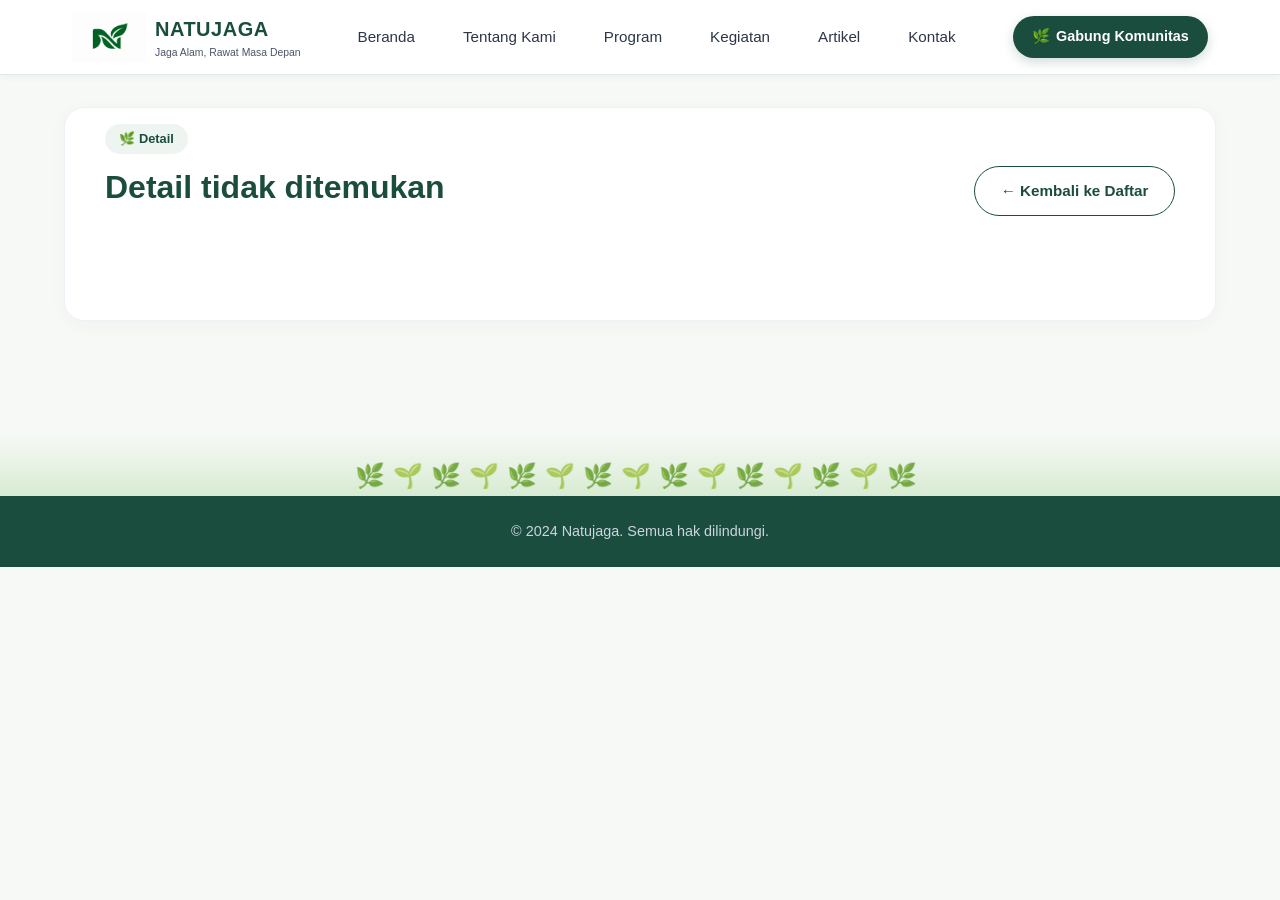
<file: artikel-detail.html>
<!DOCTYPE html>
<html lang="id">
<head>
    <meta charset="UTF-8">
    <meta name="viewport" content="width=device-width, initial-scale=1.0">
    <title>Detail - Natujaga</title>
    <link rel="stylesheet" href="css/style.css">
    <style>
        .image-gallery {
            display: flex;
            flex-direction: column;
            gap: 1rem;
            margin: 2rem 0;
        }
        .image-item {
            display: flex;
            justify-content: center;
            border: 1px solid #e2e8f0;
            border-radius: 8px;
            overflow: hidden;
            box-shadow: 0 2px 8px rgba(0,0,0,0.05);
        }
        .image-item img {
            max-width: 100%;
            height: auto;
            display: block;
        }
    </style>
</head>
<body>
    <header>
        <div class="nav-container">
            <div class="logo">
                <img src="assets/icons/Logo natujaga.png" alt="Natujaga Logo" class="logo-img">
                <div class="logo-text">
                    <span class="logo-title">NATUJAGA</span>
                    <span class="logo-subtitle">Jaga Alam, Rawat Masa Depan</span>
                </div>
            </div>
            <nav>
                <ul>
                    <li><a href="index.html">Beranda</a></li>
                    <li><a href="tentang-kami.html">Tentang Kami</a></li>
                    <li><a href="program.html">Program</a></li>
                    <li><a href="kegiatan.html">Kegiatan</a></li>
                    <li><a href="artikel.html">Artikel</a></li>
                    <li><a href="kontak.html">Kontak</a></li>
                </ul>
            </nav>
            <a href="kontak.html" class="btn-community">
                <span class="icon">🌿</span> Gabung Komunitas
            </a>
        </div>
    </header>

    <main>
        <section class="section-preview" style="padding-top: 1rem;">
            <div class="section-header-flex">
                <div>
                    <span class="section-badge">🌿 Detail</span>
                    <h2 id="detail-judul">Detail</h2>
                    <div id="detail-meta" style="margin-top: 0.5rem; color: #64748b; font-size: 0.9rem; flex-wrap: wrap; gap: 1rem;"></div>
                </div>
                <a href="artikel.html" class="btn btn-outline-dark" id="back-to-list">← Kembali ke Daftar</a>
            </div>

            <div class="article-detail-content" style="margin-top: 2rem; line-height: 1.8; color: #4a5568;">
                <div id="detail-isi" style="font-size: 1.1rem;"></div>
                <div class="image-gallery" id="image-gallery">
                    <!-- Images will be inserted here by script -->
                </div>
            </div>
        </section>
    </main>

    <div class="footer-plants-banner">
        <div class="grass-silhouette">🌿🌱🌿🌱🌿🌱🌿🌱🌿🌱🌿🌱🌿🌱🌿</div>
    </div>

    <footer>
        <p>&copy; 2024 Natujaga. Semua hak dilindungi.</p>
    </footer>

    <script src="js/data.js"></script>
    <script>
        const params = new URLSearchParams(window.location.search);
        const id = params.get('id');

        // Cari di articles (objek) atau di kegiatan (array)
        let artikel = articles[id];
        let source = 'artikel';

        if (!artikel) {
            artikel = kegiatan.find(k => k.id === id);
            source = 'kegiatan';
        }

        if (artikel) {
            document.getElementById('detail-judul').textContent = artikel.judul;

            // Tombol kembali menyesuaikan ke Kegiatan atau Artikel
            const backBtn = document.getElementById('back-to-list');
            if (backBtn) {
                backBtn.href = source === 'kegiatan' ? 'kegiatan.html' : 'artikel.html';
            }

            // Tampilkan metadata sesuai sumber
            const metaContainer = document.getElementById('detail-meta');
            if (source === 'artikel') {
                metaContainer.innerHTML = `
                    <span>${artikel.tanggal}</span>
                    <span>Kategori: ${artikel.kategori}</span>
                `;
                document.getElementById('detail-isi').innerHTML = artikel.isi || '';
            } else {
                metaContainer.innerHTML = `
                    <span>${artikel.tanggal}</span>
                    <span>${artikel.kategori}</span>
                `;
                document.getElementById('detail-isi').innerHTML = `
                    <h3>${artikel.judul}</h3>
                    <p>${artikel.deskripsi}</p>
                    <p><em>Dokumentasi kegiatan Natujaga.</em></p>
                `;
            }

            // Tampilkan galeri gambar jika ada
            const gallery = document.getElementById('image-gallery');
            if (artikel.gambar && artikel.gambar.length > 0) {
                gallery.style.display = 'flex';
                artikel.gambar.forEach(gambarPath => {
                    const item = document.createElement('div');
                    item.className = 'image-item';
                    const img = document.createElement('img');
                    img.src = gambarPath;
                    img.alt = artikel.judul;
                    item.appendChild(img);
                    gallery.appendChild(item);
                });
            } else {
                gallery.style.display = 'none';
            }
        } else {
            document.getElementById('detail-judul').textContent = 'Detail tidak ditemukan';
        }
    </script>
</body>
</html>
</file>
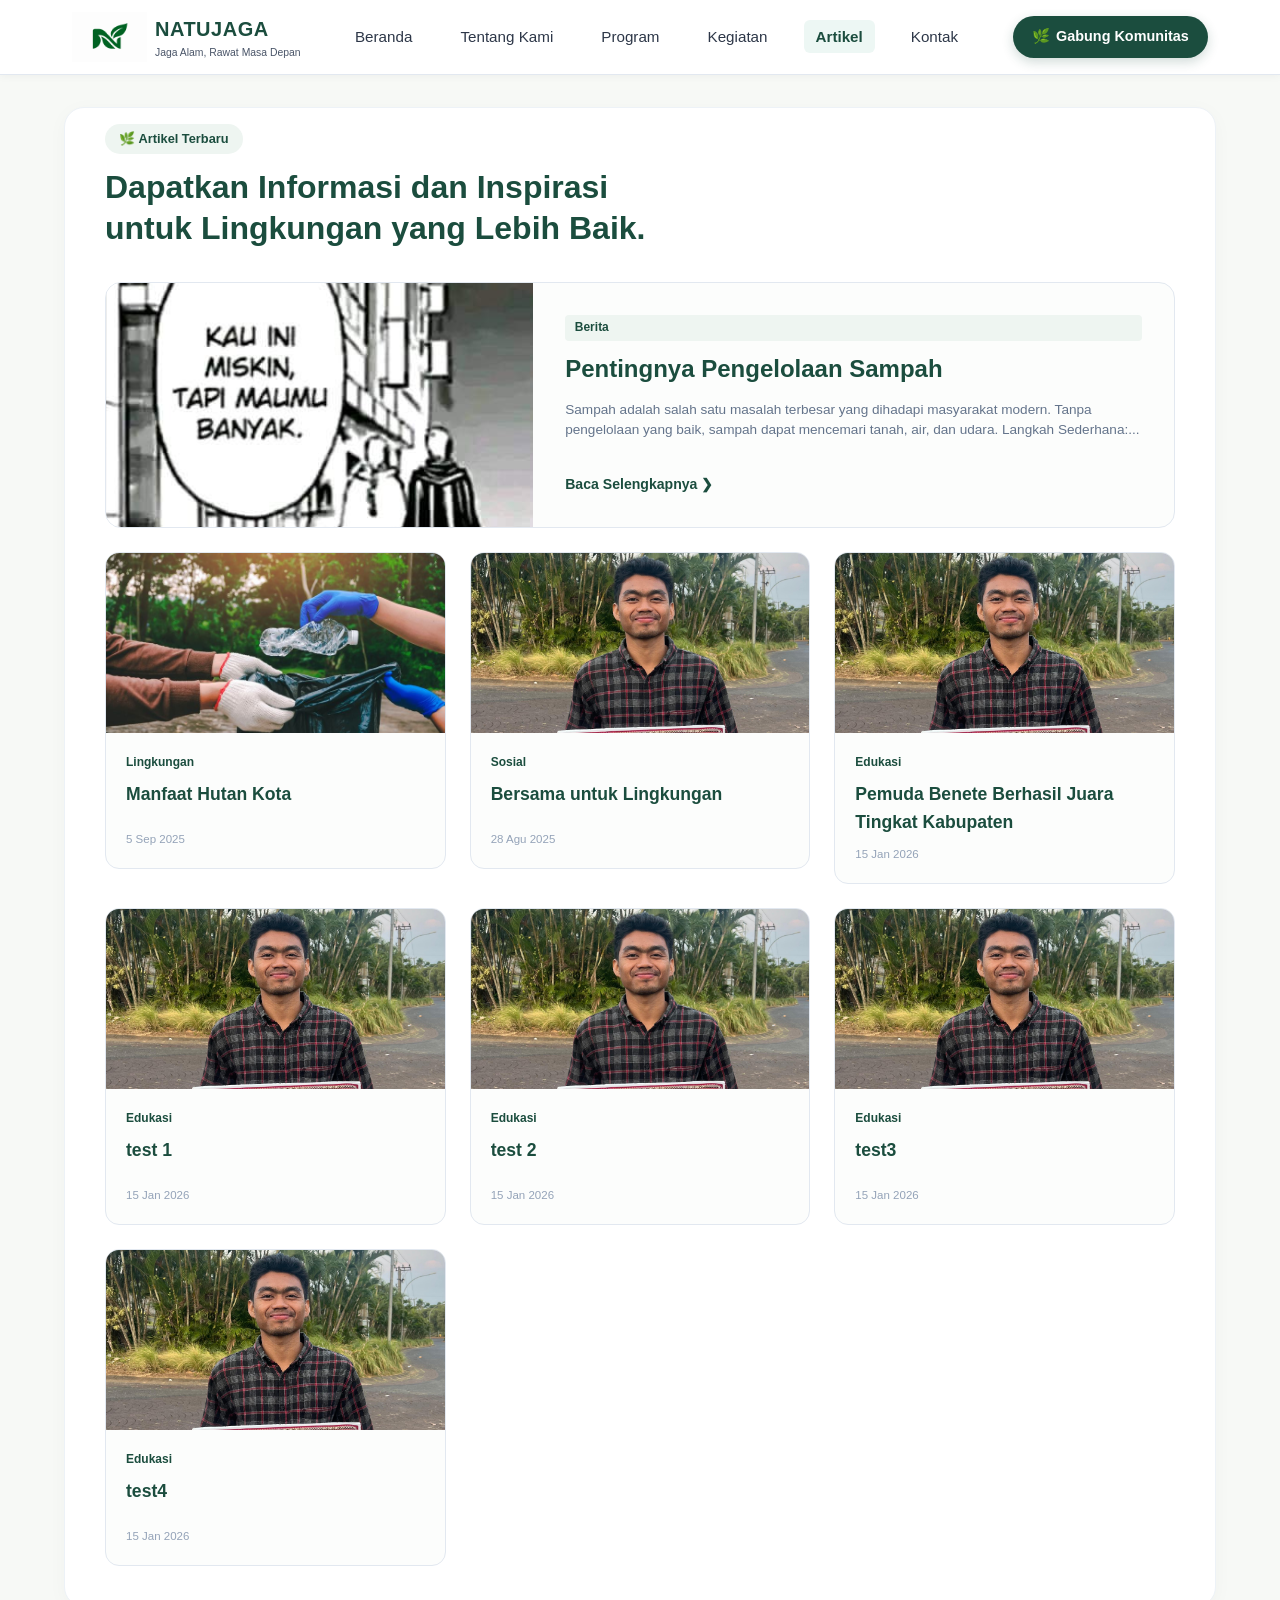
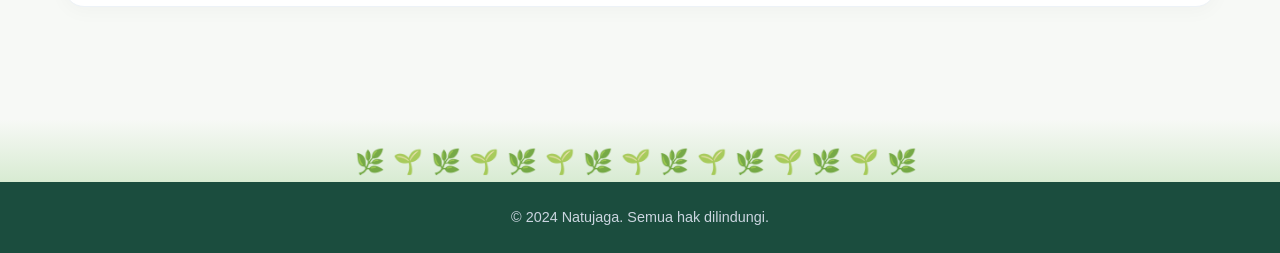
<file: artikel.html>
<!DOCTYPE html>
<html lang="id">
<head>
    <meta charset="UTF-8">
    <meta name="viewport" content="width=device-width, initial-scale=1.0">
    <title>Artikel - Natujaga</title>
    <link rel="stylesheet" href="css/style.css">
</head>
<body>
    <header>
        <div class="nav-container">
            <div class="logo">
                <img src="assets/icons/Logo natujaga.png" alt="Natujaga Logo" class="logo-img">
                <div class="logo-text">
                    <span class="logo-title">NATUJAGA</span>
                    <span class="logo-subtitle">Jaga Alam, Rawat Masa Depan</span>
                </div>
            </div>
            <nav>
                <ul>
                    <li><a href="index.html">Beranda</a></li>
                    <li><a href="tentang-kami.html">Tentang Kami</a></li>
                    <li><a href="program.html">Program</a></li>
                    <li><a href="kegiatan.html">Kegiatan</a></li>
                    <li><a href="artikel.html" class="active">Artikel</a></li>
                    <li><a href="kontak.html">Kontak</a></li>
                </ul>
            </nav>
            <a href="kontak.html" class="btn-community">
                <span class="icon">🌿</span> Gabung Komunitas
            </a>
        </div>
    </header>

    <main>
        <section class="section-preview" style="padding-top: 1rem;">
            <div class="section-header-flex">
                <div>
                    <span class="section-badge">🌿 Artikel Terbaru</span>
                    <h2>Dapatkan Informasi dan Inspirasi<br>untuk Lingkungan yang Lebih Baik.</h2>
                </div>
            </div>

            <div class="article-preview-grid" id="article-grid" style="margin-top: 2rem;">
                <!-- Artikel akan dirender dari data.js -->
            </div>

<!-- Tombol dihapus -->
        </section>
    </main>

    <div class="footer-plants-banner">
        <div class="grass-silhouette">🌿🌱🌿🌱🌿🌱🌿🌱🌿🌱🌿🌱🌿🌱🌿</div>
    </div>

    <footer>
        <p>&copy; 2024 Natujaga. Semua hak dilindungi.</p>
    </footer>

    <script src="js/data.js"></script>
    <script>
        function renderArticleGrid() {
            const container = document.getElementById('article-grid');
            if (!container) return;

            container.innerHTML = '';
            container.style.display = 'grid';
            container.style.gridTemplateColumns = 'repeat(auto-fill, minmax(320px, 1fr))';
            container.style.gap = '1.5rem';

            // Sortir artikel berdasarkan tanggal terbaru
            const articleList = Object.entries(articles).sort((a, b) => {
                return new Date(b[1].tanggal) - new Date(a[1].tanggal);
            });

            if (articleList.length === 0) return;

            articleList.forEach(([id, artikel], index) => {
                const isMain = index === 0;
                const card = document.createElement('div');
                card.className = isMain ? 'article-main-card' : 'kegiatan-card';
                card.style.cursor = 'pointer';
                card.onclick = () => { window.location.href = `artikel-detail.html?id=${id}`; };

                if (isMain) {
                    card.style.gridColumn = '1 / -1';
                    card.style.display = 'flex';
                    card.style.flexDirection = window.innerWidth > 768 ? 'row' : 'column';
                    const snippet = artikel.isi.replace(/<[^>]*>/g, ' ').substring(0, 200).trim() + '...';
                    card.innerHTML = `
                        <div class="article-thumb" style="background-image: url('${artikel.gambar && artikel.gambar.length ? artikel.gambar[0] : ''}'); width: ${window.innerWidth > 768 ? '40%' : '100%'}; height: ${window.innerWidth > 768 ? 'auto' : '250px'}; background-size: cover; background-position: center;"></div>
                        <div class="article-info" style="padding: 2rem; flex: 1;">
                            <span class="badge-tag">${artikel.kategori}</span>
                            <h3 style="font-size: 1.5rem; margin-bottom: 1rem;">${artikel.judul}</h3>
                            <p>${snippet}</p>
                            <span class="link-more" style="margin-top: 1rem; display: block;">Baca Selengkapnya ❯</span>
                        </div>
                    `;
                } else {
                    card.innerHTML = `
                        <div class="kegiatan-thumb" style="background-image: url('${artikel.gambar && artikel.gambar.length ? artikel.gambar[0] : ''}'); height: 180px; background-size: cover; background-position: center;"></div>
                        <div class="kegiatan-body">
                            <span class="kegiatan-tag">${artikel.kategori}</span>
                            <h3 style="font-size: 1.1rem; margin-bottom: 0.5rem; min-height: 2.6rem; display: -webkit-box; -webkit-line-clamp: 2; -webkit-box-orient: vertical; overflow: hidden;">${artikel.judul}</h3>
                            <span class="date">${artikel.tanggal}</span>
                        </div>
                    `;
                }
                container.appendChild(card);
            });
        }

        document.addEventListener('DOMContentLoaded', renderArticleGrid);
        window.addEventListener('resize', renderArticleGrid);
    </script>
</body>
</html>
</file>
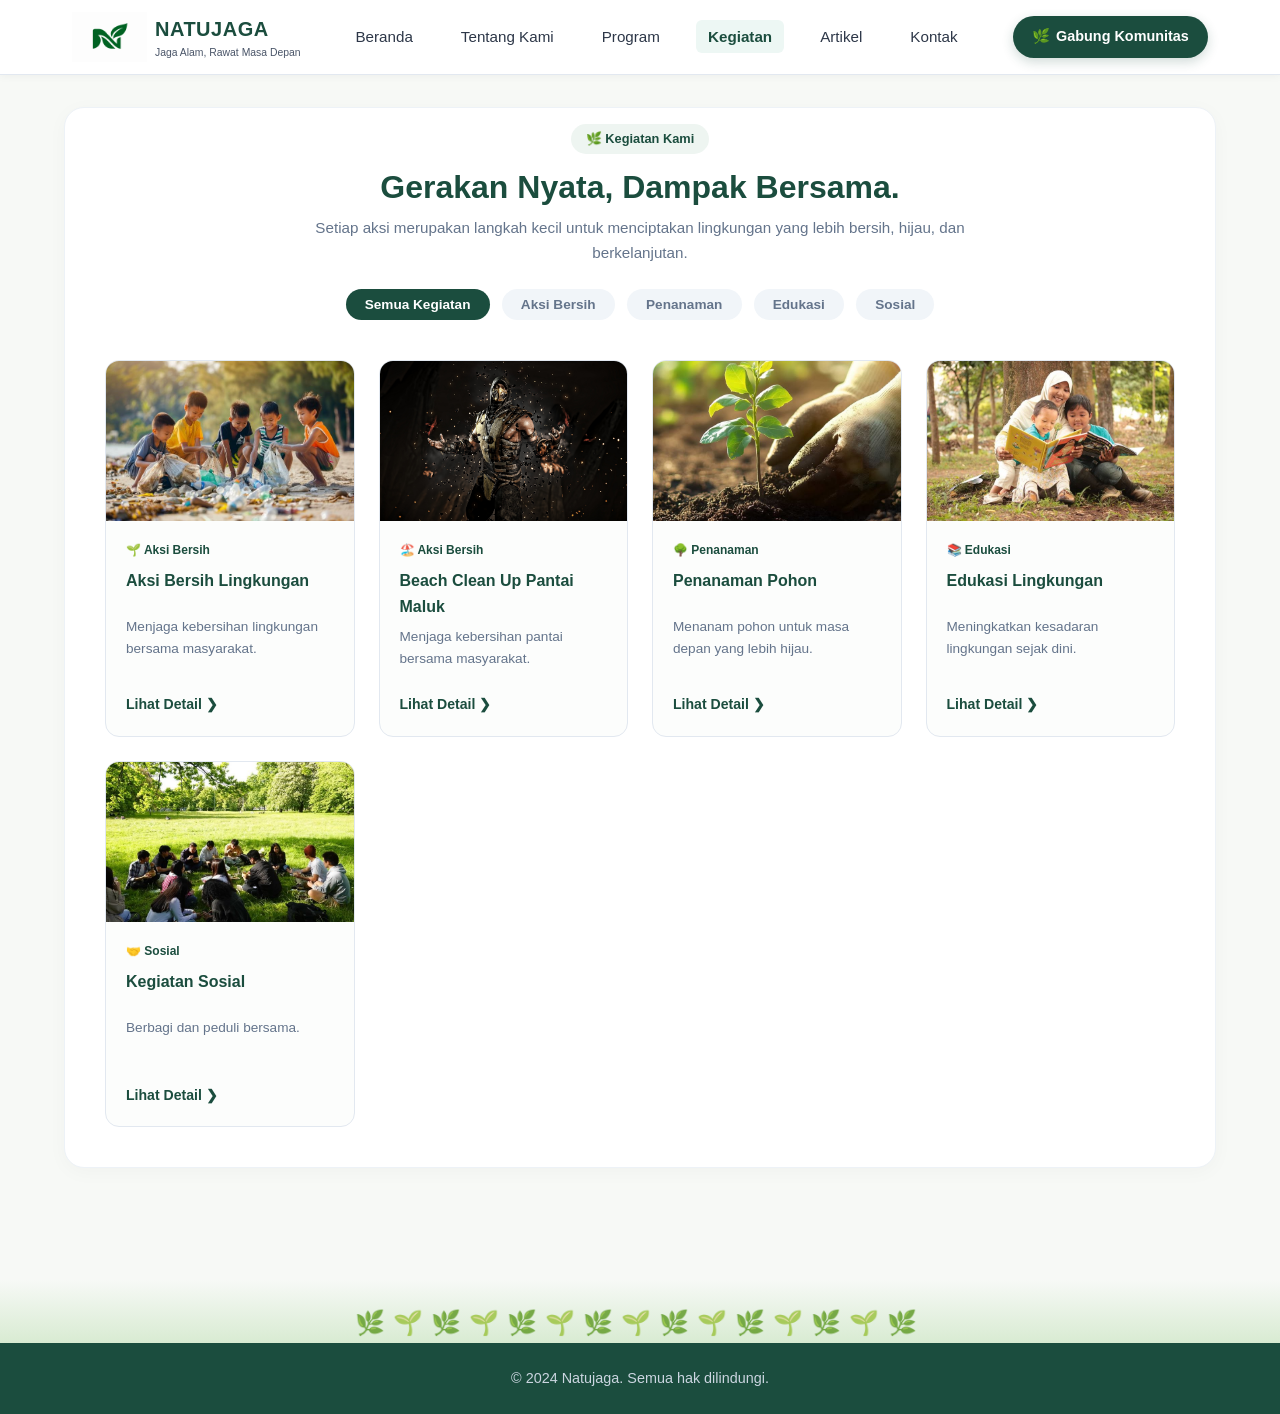
<file: kegiatan.html>
<!DOCTYPE html>
<html lang="id">
<head>
    <meta charset="UTF-8">
    <meta name="viewport" content="width=device-width, initial-scale=1.0">
    <title>Kegiatan - Natujaga</title>
    <link rel="stylesheet" href="css/style.css">
</head>
<body>
    <header>
        <div class="nav-container">
            <div class="logo">
                <img src="assets/icons/Logo natujaga.png" alt="Natujaga Logo" class="logo-img">
                <div class="logo-text">
                    <span class="logo-title">NATUJAGA</span>
                    <span class="logo-subtitle">Jaga Alam, Rawat Masa Depan</span>
                </div>
            </div>
            <nav>
                <ul>
                    <li><a href="index.html">Beranda</a></li>
                    <li><a href="tentang-kami.html">Tentang Kami</a></li>
                    <li><a href="program.html">Program</a></li>
                    <li><a href="kegiatan.html" class="active">Kegiatan</a></li>
                    <li><a href="artikel.html">Artikel</a></li>
                    <li><a href="kontak.html">Kontak</a></li>
                </ul>
            </nav>
            <a href="kontak.html" class="btn-community">
                <span class="icon">🌿</span> Gabung Komunitas
            </a>
        </div>
    </header>

    <main>
        <section class="section-preview" style="padding-top: 1rem;">
            <div class="section-header-centered">
                <span class="section-badge">🌿 Kegiatan Kami</span>
                <h2>Gerakan Nyata, Dampak Bersama.</h2>
                <p class="section-subtitle">Setiap aksi merupakan langkah kecil untuk menciptakan lingkungan yang lebih bersih, hijau, dan berkelanjutan.</p>
                <div class="filter-tabs">
                    <button class="tab-btn active" data-filter="semua">Semua Kegiatan</button>
                    <button class="tab-btn" data-filter="Aksi Bersih">Aksi Bersih</button>
                    <button class="tab-btn" data-filter="Penanaman">Penanaman</button>
                    <button class="tab-btn" data-filter="Edukasi">Edukasi</button>
                    <button class="tab-btn" data-filter="Sosial">Sosial</button>
                </div>
            </div>

            <div class="kegiatan-grid" id="kegiatan-grid">
                <!-- Kegiatan akan dirender dari data.js -->
            </div>

<!-- Tombol dihapus -->
        </section>
    </main>

    <div class="footer-plants-banner">
        <div class="grass-silhouette">🌿🌱🌿🌱🌿🌱🌿🌱🌿🌱🌿🌱🌿🌱🌿</div>
    </div>

    <footer>
        <p>&copy; 2024 Natujaga. Semua hak dilindungi.</p>
    </footer>

    <script src="js/data.js"></script>
    <script src="js/script.js"></script>
</body>
</html>
</file>
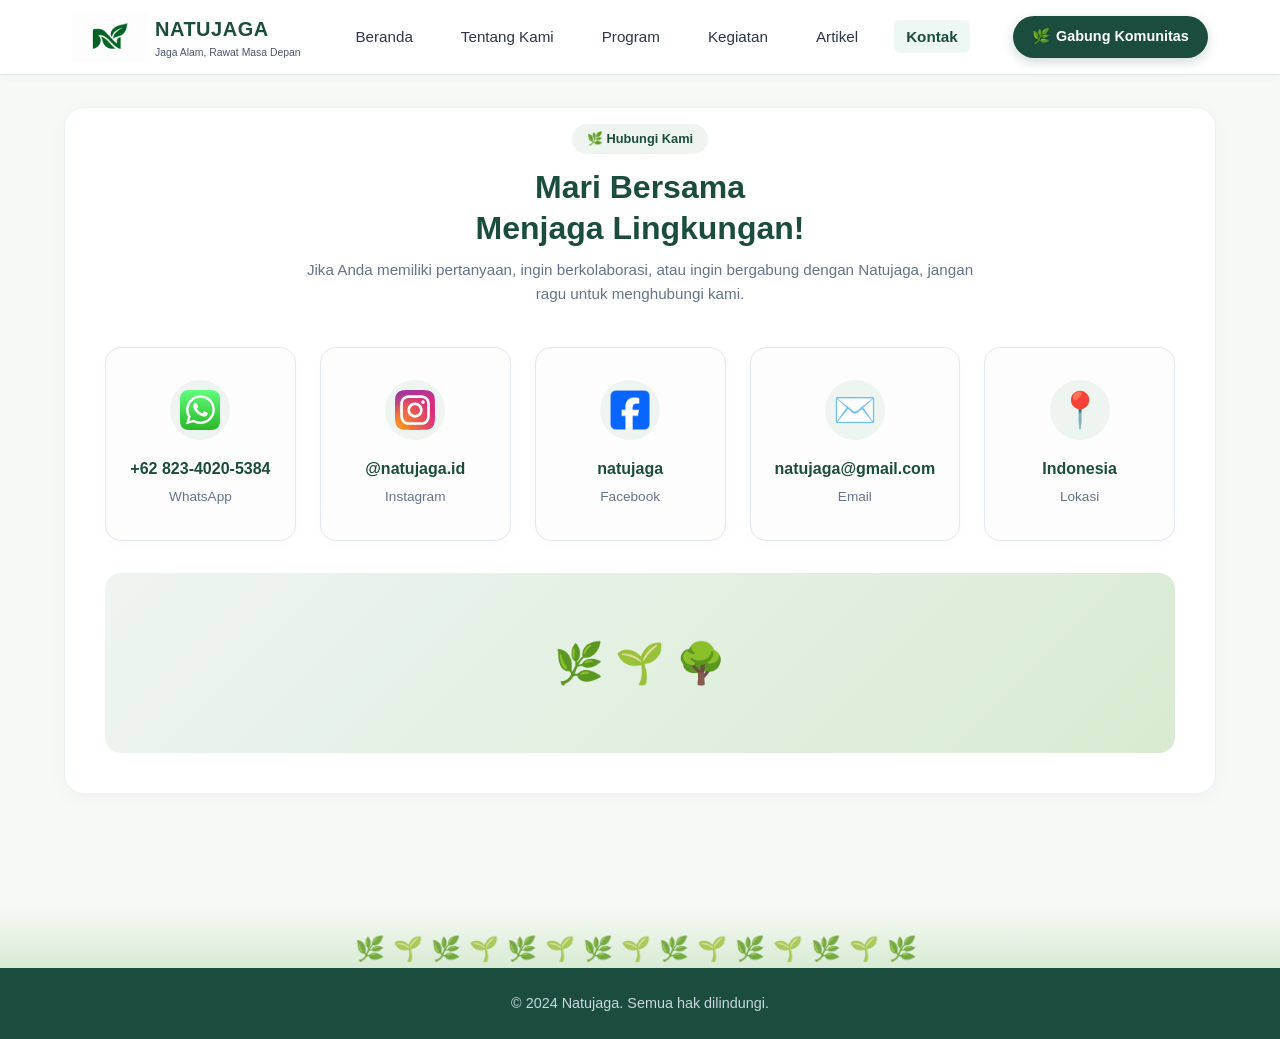
<file: kontak.html>
<!DOCTYPE html>
<html lang="id">
<head>
    <meta charset="UTF-8">
    <meta name="viewport" content="width=device-width, initial-scale=1.0">
    <title>Kontak - Natujaga</title>
    <link rel="stylesheet" href="css/style.css">
</head>
<body>
    <header>
        <div class="nav-container">
            <div class="logo">
                <img src="assets/icons/Logo natujaga.png" alt="Natujaga Logo" class="logo-img">
                <div class="logo-text">
                    <span class="logo-title">NATUJAGA</span>
                    <span class="logo-subtitle">Jaga Alam, Rawat Masa Depan</span>
                </div>
            </div>
            <nav>
                <ul>
                    <li><a href="index.html">Beranda</a></li>
                    <li><a href="tentang-kami.html">Tentang Kami</a></li>
                    <li><a href="program.html">Program</a></li>
                    <li><a href="kegiatan.html">Kegiatan</a></li>
                    <li><a href="artikel.html">Artikel</a></li>
                    <li><a href="kontak.html" class="active">Kontak</a></li>
                </ul>
            </nav>
            <a href="kontak.html" class="btn-community">
                <span class="icon">🌿</span> Gabung Komunitas
            </a>
        </div>
    </header>

    <main>
        <!-- Kontak Hero & Info -->
        <section class="section-preview" style="padding-top: 1rem;">
            <div class="section-header-centered">
                <span class="section-badge">🌿 Hubungi Kami</span>
                <h2>Mari Bersama<br>Menjaga Lingkungan!</h2>
                <p class="section-subtitle">Jika Anda memiliki pertanyaan, ingin berkolaborasi, atau ingin bergabung dengan Natujaga, jangan ragu untuk menghubungi kami.</p>
            </div>

            <div class="contact-cards-grid">
                <a href="https://wa.me/6282340205384" class="contact-card-item" target="_blank" rel="noopener">
                    <div class="contact-card-icon">
                        <img src="assets/icons/whatsapp.png" alt="WhatsApp" width="40" height="40">
                    </div>
                    <h3>+62 823-4020-5384</h3>
                    <p>WhatsApp</p>
                </a>
                <a href="https://instagram.com/natujaga.id" class="contact-card-item" target="_blank" rel="noopener">
                    <div class="contact-card-icon">
                        <img src="assets/icons/instagram.svg" alt="Instagram" width="40" height="40">
                    </div>
                    <h3>@natujaga.id</h3>
                    <p>Instagram</p>
                </a>
                <a href="https://facebook.com/natujaga" class="contact-card-item" target="_blank" rel="noopener">
                    <div class="contact-card-icon">
                        <img src="assets/icons/facebook.png" alt="Facebook" width="40" height="40">
                    </div>
                    <h3>natujaga</h3>
                    <p>Facebook</p>
                </a>
                <a href="mailto:natujaga@gmail.com" class="contact-card-item">
                    <div class="contact-card-icon">✉️</div>
                    <h3>natujaga@gmail.com</h3>
                    <p>Email</p>
                </a>
                <a href="https://share.google/lWqXl4GMQxIFlNojK" class="contact-card-item" target="_blank" rel="noopener">
                    <div class="contact-card-icon">📍</div>
                    <h3>Indonesia</h3>
                    <p>Lokasi</p>
                </a>
            </div>

            <!-- Visual banner with plant / illustration like reference image bottom right -->
            <div class="contact-banner-visual">
                <div class="plant-sprout-illustration">🌿 🌱 🌳</div>
            </div>
        </section>
    </main>

    <div class="footer-plants-banner">
        <div class="grass-silhouette">🌿🌱🌿🌱🌿🌱🌿🌱🌿🌱🌿🌱🌿🌱🌿</div>
    </div>

    <footer>
        <p>&copy; 2024 Natujaga. Semua hak dilindungi.</p>
    </footer>

    <script src="js/script.js"></script>
</body>
</html>
</file>
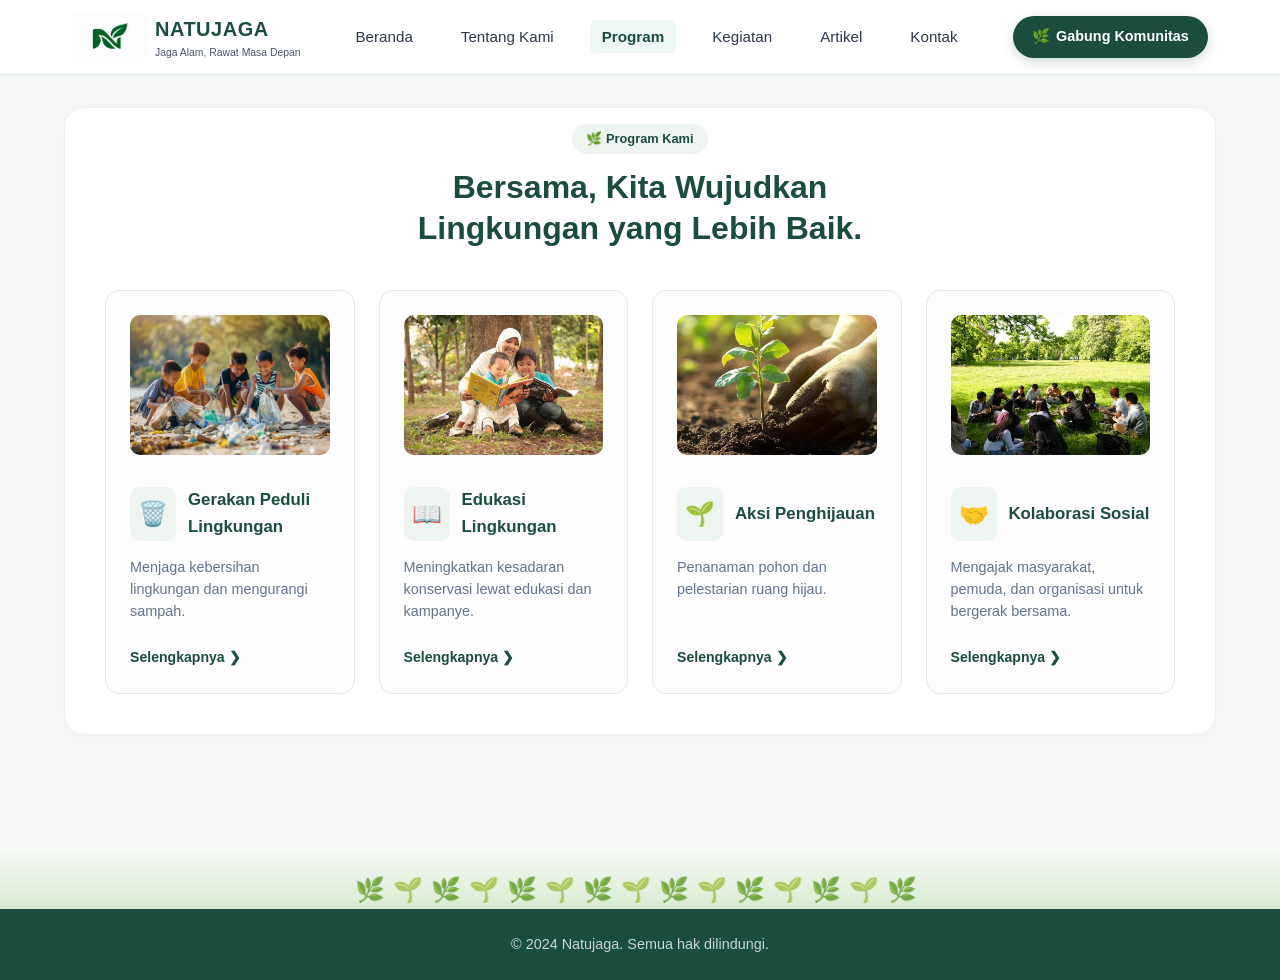
<file: program.html>
<!DOCTYPE html>
<html lang="id">
<head>
    <meta charset="UTF-8">
    <meta name="viewport" content="width=device-width, initial-scale=1.0">
    <title>Program - Natujaga</title>
    <link rel="stylesheet" href="css/style.css">
</head>
<body>
    <header>
        <div class="nav-container">
            <div class="logo">
                <img src="assets/icons/Logo natujaga.png" alt="Natujaga Logo" class="logo-img">
                <div class="logo-text">
                    <span class="logo-title">NATUJAGA</span>
                    <span class="logo-subtitle">Jaga Alam, Rawat Masa Depan</span>
                </div>
            </div>
            <nav>
                <ul>
                    <li><a href="index.html">Beranda</a></li>
                    <li><a href="tentang-kami.html">Tentang Kami</a></li>
                    <li><a href="program.html" class="active">Program</a></li>
                    <li><a href="kegiatan.html">Kegiatan</a></li>
                    <li><a href="artikel.html">Artikel</a></li>
                    <li><a href="kontak.html">Kontak</a></li>
                </ul>
            </nav>
            <a href="kontak.html" class="btn-community">
                <span class="icon">🌿</span> Gabung Komunitas
            </a>
        </div>
    </header>

    <main>
        <!-- Program Header -->
        <section class="section-preview" style="padding-top: 1rem;">
            <div class="section-header-centered">
                <span class="section-badge">🌿 Program Kami</span>
                <h2>Bersama, Kita Wujudkan<br>Lingkungan yang Lebih Baik.</h2>
            </div>
            <div class="program-grid-preview" style="margin-top: 2rem;">
                <div class="card">
                    <div class="card-image-placeholder" style="background-image: url('assets/images/kegiatan/aksibersih/gerakanpedulilingkungan.jpg'); background-size: cover; background-position: center;"></div>
                    <div class="card-icon-title" style="margin-top: 1rem;">
                        <span class="card-icon">🗑️</span>
                        <h3>Gerakan Peduli Lingkungan</h3>
                    </div>
                    <p>Menjaga kebersihan lingkungan dan mengurangi sampah.</p>
                    <a href="kontak.html" class="link-more">Selengkapnya ❯</a>
                </div>
                <div class="card">
                    <div class="card-image-placeholder" style="background-image: url('assets/images/kegiatan/edukasi/baca.png'); background-size: cover; background-position: center;"></div>
                    <div class="card-icon-title" style="margin-top: 1rem;">
                        <span class="card-icon">📖</span>
                        <h3>Edukasi Lingkungan</h3>
                    </div>
                    <p>Meningkatkan kesadaran konservasi lewat edukasi dan kampanye.</p>
                    <a href="kontak.html" class="link-more">Selengkapnya ❯</a>
                </div>
                <div class="card">
                    <div class="card-image-placeholder" style="background-image: url('assets/images/kegiatan/penanaman/penghijauan.jpg'); background-size: cover; background-position: center;"></div>
                    <div class="card-icon-title" style="margin-top: 1rem;">
                        <span class="card-icon">🌱</span>
                        <h3>Aksi Penghijauan</h3>
                    </div>
                    <p>Penanaman pohon dan pelestarian ruang hijau.</p>
                    <a href="kontak.html" class="link-more">Selengkapnya ❯</a>
                </div>
                <div class="card">
                    <div class="card-image-placeholder" style="background-image: url('assets/images/kegiatan/sosial/kolaborasisosial.jpg'); background-size: cover; background-position: center;"></div>
                    <div class="card-icon-title" style="margin-top: 1rem;">
                        <span class="card-icon">🤝</span>
                        <h3>Kolaborasi Sosial</h3>
                    </div>
                    <p>Mengajak masyarakat, pemuda, dan organisasi untuk bergerak bersama.</p>
                    <a href="kontak.html" class="link-more">Selengkapnya ❯</a>
                </div>
            </div>
        </section>
    </main>

    <div class="footer-plants-banner">
        <div class="grass-silhouette">🌿🌱🌿🌱🌿🌱🌿🌱🌿🌱🌿🌱🌿🌱🌿</div>
    </div>

    <footer>
        <p>&copy; 2024 Natujaga. Semua hak dilindungi.</p>
    </footer>

    <script src="js/script.js"></script>
</body>
</html>
</file>
<file: css/style.css>
/* ===== Reset & Base ===== */
* {
    margin: 0;
    padding: 0;
    box-sizing: border-box;
}

body {
    font-family: 'Segoe UI', Tahoma, Geneva, Verdana, sans-serif;
    color: #2d3748;
    background-color: #f7f9f6;
    min-height: 100vh;
    line-height: 1.6;
}

/* ===== Header & Navbar ===== */
header {
    background: #ffffff;
    border-bottom: 1px solid #e2e8f0;
    position: sticky;
    top: 0;
    z-index: 1000;
    box-shadow: 0 2px 8px rgba(0,0,0,0.04);
}

.nav-container {
    max-width: 1200px;
    margin: 0 auto;
    padding: 0.75rem 2rem;
    display: flex;
    align-items: center;
    justify-content: space-between;
}

.logo {
    display: flex;
    align-items: center;
    gap: 0.5rem;
}

.logo-icon {
    font-size: 1.8rem;
}

.logo-text {
    display: flex;
    flex-direction: column;
}

.logo-img {
    height: 50px;
    width: auto;
}

.logo-title {
    font-weight: 800;
    font-size: 1.25rem;
    color: #1b4d3e;
    letter-spacing: 0.5px;
}

.logo-subtitle {
    font-size: 0.65rem;
    color: #4a5568;
    font-weight: 500;
}

nav ul {
    list-style: none;
    display: flex;
    gap: 1.5rem;
    align-items: center;
}

nav a {
    color: #2d3748;
    text-decoration: none;
    font-weight: 500;
    font-size: 0.95rem;
    padding: 0.5rem 0.75rem;
    border-radius: 6px;
    transition: all 0.2s ease;
}

nav a:hover, nav a.active {
    color: #1b4d3e;
    background-color: #edf7f4;
    font-weight: 600;
}

.btn-community {
    background-color: #1b4d3e;
    color: #ffffff;
    padding: 0.6rem 1.2rem;
    border-radius: 50px;
    text-decoration: none;
    font-weight: 600;
    font-size: 0.9rem;
    display: flex;
    align-items: center;
    gap: 0.4rem;
    box-shadow: 0 4px 12px rgba(27, 77, 62, 0.2);
    transition: background 0.2s ease, transform 0.2s ease;
}

.btn-community:hover {
    background-color: #14382d;
    transform: translateY(-1px);
}

/* ===== Main Layout & Hero Section ===== */
main {
    max-width: 1200px;
    margin: 0 auto;
    padding: 2rem 1.5rem;
}

.hero-section {
    background: #eef5f1;
    border-radius: 24px;
    padding: 3rem 4rem;
    display: grid;
    grid-template-columns: 1.2fr 1fr;
    gap: 3rem;
    align-items: center;
    position: relative;
    overflow: hidden;
    margin-bottom: 3rem;
    box-shadow: 0 10px 30px rgba(0,0,0,0.03);
}

.hero-content {
    z-index: 2;
}

.badge {
    display: inline-flex;
    align-items: center;
    gap: 0.4rem;
    background: #d8ebd2;
    color: #1b4d3e;
    padding: 0.4rem 1rem;
    border-radius: 50px;
    font-size: 0.85rem;
    font-weight: 600;
    margin-bottom: 1.2rem;
}

.hero-section h1 {
    font-size: 2.5rem;
    color: #1b4d3e;
    line-height: 1.25;
    margin-bottom: 1.2rem;
    font-weight: 800;
}

.hero-section p {
    color: #4a5568;
    font-size: 1.05rem;
    margin-bottom: 2rem;
    line-height: 1.7;
}

.hero-buttons {
    display: flex;
    gap: 1rem;
}

.btn {
    padding: 0.75rem 1.6rem;
    border-radius: 50px;
    text-decoration: none;
    font-weight: 600;
    font-size: 0.95rem;
    display: inline-flex;
    align-items: center;
    gap: 0.5rem;
    transition: all 0.2s ease;
}

.btn-primary {
    background-color: #1b4d3e;
    color: #ffffff;
    box-shadow: 0 4px 12px rgba(27, 77, 62, 0.25);
}

.btn-primary:hover {
    background-color: #14382d;
    transform: translateY(-2px);
}

.btn-outline {
    background-color: #ffffff;
    color: #1b4d3e;
    border: 1px solid #cbd5e0;
}

.btn-outline:hover {
    background-color: #f7fafc;
    border-color: #1b4d3e;
}

.btn-outline-dark {
    background-color: #ffffff;
    color: #1b4d3e;
    border: 1.5px solid #1b4d3e;
}

.btn-outline-dark:hover {
    background-color: #1b4d3e;
    color: #ffffff;
}

.hero-image-container {
    position: relative;
    height: 320px;
    background: linear-gradient(135deg, rgba(27,77,62,0.1), rgba(46,125,50,0.2)), url('../images/hero-bg.jpg') center/cover;
    border-radius: 16px;
    overflow: hidden;
    box-shadow: 0 8px 24px rgba(0,0,0,0.08);
}

.hero-image-container.planting-img {
    background: linear-gradient(135deg, rgba(27,77,62,0.15), rgba(46,125,50,0.25));
    display: flex;
    align-items: center;
    justify-content: center;
    padding: 0;
}

/* ===== Slideshow Foto ===== */
.hero-image-card {
    width: 100%;
    height: 100%;
    display: block;
    position: relative;
}

.slideshow-container {
    position: relative;
    width: 100%;
    height: 100%;
    overflow: hidden;
    background: linear-gradient(135deg, rgba(27,77,62,0.15), rgba(46,125,50,0.25));
    border-radius: 16px;
}

.slideshow-container .slide {
    position: absolute;
    top: 0;
    left: 0;
    width: 100%;
    height: 100%;
    object-fit: cover;
    opacity: 0;
    transition: opacity 1.2s ease-in-out;
}

.slideshow-container .slide.active {
    opacity: 1;
}

.slideshow-dots {
    position: absolute;
    bottom: 12px;
    left: 50%;
    transform: translateX(-50%);
    display: flex;
    gap: 8px;
    z-index: 3;
}

.slideshow-dots span {
    width: 8px;
    height: 8px;
    border-radius: 50%;
    background: rgba(255,255,255,0.7);
    transition: background 0.3s ease, transform 0.3s ease;
}

.slideshow-dots span.active {
    background: #ffffff;
    transform: scale(1.2);
}

.slideshow-prev, .slideshow-next {
    position: absolute;
    top: 50%;
    transform: translateY(-50%);
    width: 36px;
    height: 36px;
    border-radius: 50%;
    background: rgba(255,255,255,0.85);
    border: none;
    cursor: pointer;
    font-size: 1.1rem;
    color: #1b4d3e;
    display: flex;
    align-items: center;
    justify-content: center;
    box-shadow: 0 2px 8px rgba(0,0,0,0.12);
    transition: background 0.2s ease;
    z-index: 3;
}

.slideshow-prev:hover, .slideshow-next:hover {
    background: #ffffff;
}

.slideshow-prev {
    left: 12px;
}

.slideshow-next {
    right: 12px;
}

/* ===== Section Previews & Grids ===== */
.section-preview {
    background: #ffffff;
    border-radius: 20px;
    padding: 2.5rem;
    margin-bottom: 3rem;
    box-shadow: 0 4px 20px rgba(0,0,0,0.03);
    border: 1px solid #edf2f7;
}

.section-header-centered {
    text-align: center;
    max-width: 700px;
    margin: 0 auto 2.5rem auto;
}

.section-badge {
    display: inline-block;
    background: #eef5f1;
    color: #1b4d3e;
    padding: 0.3rem 0.9rem;
    border-radius: 50px;
    font-size: 0.8rem;
    font-weight: 600;
    margin-bottom: 0.8rem;
}

.section-header-centered h2 {
    font-size: 2rem;
    color: #1b4d3e;
    font-weight: 700;
    line-height: 1.3;
}

.section-subtitle {
    color: #64748b;
    font-size: 0.95rem;
    margin-top: 0.5rem;
}

.section-header-flex {
    display: flex;
    justify-content: space-between;
    align-items: flex-end;
    margin-bottom: 2rem;
}

.section-header-flex h2 {
    font-size: 2rem;
    color: #1b4d3e;
    font-weight: 700;
    line-height: 1.3;
}

/* Program Cards */
.program-grid-preview {
    display: grid;
    grid-template-columns: repeat(4, 1fr);
    gap: 1.5rem;
}

.card {
    background: #fcfdfc;
    border: 1px solid #e2e8f0;
    border-radius: 14px;
    padding: 1.5rem;
    transition: transform 0.2s ease, box-shadow 0.2s ease;
    display: flex;
    flex-direction: column;
    justify-content: space-between;
}

.card:hover {
    transform: translateY(-4px);
    box-shadow: 0 8px 24px rgba(0,0,0,0.06);
    border-color: #cbd5e0;
}

.card-icon-title {
    display: flex;
    align-items: center;
    gap: 0.75rem;
    margin-bottom: 1rem;
}

.card-icon {
    font-size: 1.5rem;
    background: #eef5f1;
    padding: 0.5rem;
    border-radius: 10px;
}

.card h3 {
    font-size: 1.05rem;
    color: #1b4d3e;
    font-weight: 700;
}

.card p {
    font-size: 0.9rem;
    color: #64748b;
    margin-bottom: 1.5rem;
    line-height: 1.5;
}

.link-more {
    color: #1b4d3e;
    text-decoration: none;
    font-weight: 600;
    font-size: 0.88rem;
    display: inline-flex;
    align-items: center;
    gap: 0.3rem;
    transition: gap 0.2s ease;
    margin-top: auto;
}

.link-more:hover {
    gap: 0.5rem;
}

.card-image-placeholder {
    height: 140px;
    background: #e2e8f0;
    border-radius: 10px;
    margin-bottom: 1rem;
}

/* Visi Misi Nilai */
.vmv-section {
    margin-bottom: 3rem;
}

.vmv-grid {
    display: grid;
    grid-template-columns: repeat(3, 1fr);
    gap: 2rem;
}

.vmv-card {
    background: #ffffff;
    border: 1px solid #e2e8f0;
    border-radius: 16px;
    padding: 2.5rem 2rem;
    text-align: center;
    box-shadow: 0 4px 16px rgba(0,0,0,0.03);
    transition: transform 0.2s ease;
}

.vmv-card:hover {
    transform: translateY(-4px);
    box-shadow: 0 8px 24px rgba(0,0,0,0.06);
}

.vmv-icon {
    font-size: 2.2rem;
    background: #eef5f1;
    width: 64px;
    height: 64px;
    display: flex;
    align-items: center;
    justify-content: center;
    border-radius: 50%;
    margin: 0 auto 1.2rem auto;
}

.vmv-card h3 {
    font-size: 1.25rem;
    color: #1b4d3e;
    margin-bottom: 0.75rem;
    font-weight: 700;
}

.vmv-card p {
    color: #64748b;
    font-size: 0.95rem;
    line-height: 1.6;
}

/* Artikel Preview Grid */
.article-preview-grid {
    display: grid;
    grid-template-columns: 1.2fr 1fr;
    gap: 2rem;
    align-items: start;
    align-content: start;
}

.article-main-card {
    background: #fcfdfc;
    border: 1px solid #e2e8f0;
    border-radius: 16px;
    overflow: hidden;
    display: flex;
    flex-direction: column;
}

.article-thumb {
    height: 200px;
    background: #cbd5e0;
    width: 100%;
    background-size: cover;
    background-position: center;
}

.article-info {
    padding: 1.2rem 1.5rem;
    flex: 1;
    display: flex;
    flex-direction: column;
}

.badge-tag {
    display: inline-block;
    background: #eef5f1;
    color: #1b4d3e;
    font-size: 0.75rem;
    font-weight: 600;
    padding: 0.2rem 0.6rem;
    border-radius: 4px;
    margin-bottom: 0.75rem;
}

.article-info h3 {
    font-size: 1.2rem;
    color: #1b4d3e;
    margin-bottom: 0.5rem;
    font-weight: 700;
    line-height: 1.3;
}

.article-info p {
    font-size: 0.85rem;
    color: #64748b;
    margin-bottom: 1rem;
    line-height: 1.5;
    flex: 1;
    display: -webkit-box;
    -webkit-line-clamp: 3;
    -webkit-box-orient: vertical;
    overflow: hidden;
}

.article-side-list {
    display: grid;
    grid-template-rows: repeat(2, 1fr);
    gap: 1rem;
    height: 100%;
    align-content: start;
}

.side-article-item {
    background: #fcfdfc;
    border: 1px solid #e2e8f0;
    border-radius: 12px;
    padding: 0.85rem;
    display: flex;
    gap: 0.85rem;
    align-items: center;
    transition: transform 0.2s ease;
    height: 100px;
}

.side-article-item:hover {
    transform: translateX(4px);
    border-color: #cbd5e0;
}

.side-thumb {
    width: 72px;
    height: 62px;
    background: #cbd5e0;
    border-radius: 8px;
    flex-shrink: 0;
    background-size: cover;
    background-position: center;
}

.side-content {
    display: flex;
    flex-direction: column;
    justify-content: center;
    min-width: 0;
}

.tag-small {
    font-size: 0.68rem;
    color: #1b4d3e;
    font-weight: 600;
    margin-bottom: 0.15rem;
}

.side-content h4 {
    font-size: 0.92rem;
    color: #1b4d3e;
    font-weight: 600;
    margin-bottom: 0.25rem;
    line-height: 1.3;
    white-space: nowrap;
    overflow: hidden;
    text-overflow: ellipsis;
    max-width: 100%;
}

.date {
    font-size: 0.72rem;
    color: #94a3b8;
}

/* Kegiatan Page Filter & Grid */
.filter-tabs {
    display: flex;
    justify-content: center;
    gap: 0.75rem;
    margin-top: 1.5rem;
    flex-wrap: wrap;
}

.tab-btn {
    background: #f1f5f9;
    border: none;
    padding: 0.5rem 1.2rem;
    border-radius: 50px;
    font-size: 0.85rem;
    font-weight: 600;
    color: #64748b;
    cursor: pointer;
    transition: all 0.2s ease;
}

.tab-btn.active, .tab-btn:hover {
    background: #1b4d3e;
    color: #ffffff;
}

.kegiatan-grid {
    display: grid;
    grid-template-columns: repeat(4, 1fr);
    gap: 1.5rem;
    margin-top: 2rem;
}

.kegiatan-card {
    background: #fcfdfc;
    border: 1px solid #e2e8f0;
    border-radius: 14px;
    overflow: hidden;
    transition: transform 0.2s ease;
    display: flex;
    flex-direction: column;
}

.kegiatan-card:hover {
    transform: translateY(-4px);
    box-shadow: 0 8px 24px rgba(0,0,0,0.06);
}

.kegiatan-thumb {
    height: 160px;
    background: #cbd5e0;
    background-size: cover;
    background-position: center;
}

.kegiatan-body {
    padding: 1.25rem;
    flex: 1;
    display: flex;
    flex-direction: column;
}

.kegiatan-tag {
    font-size: 0.75rem;
    font-weight: 600;
    color: #1b4d3e;
    display: inline-block;
    margin-bottom: 0.5rem;
}

.kegiatan-body h3 {
    font-size: 1rem;
    color: #1b4d3e;
    font-weight: 700;
    margin-bottom: 0.4rem;
    display: -webkit-box;
    -webkit-line-clamp: 2;
    -webkit-box-orient: vertical;
    overflow: hidden;
    min-height: 2.6rem;
}

.kegiatan-body p {
    font-size: 0.85rem;
    color: #64748b;
    display: -webkit-box;
    -webkit-line-clamp: 3;
    -webkit-box-orient: vertical;
    overflow: hidden;
    min-height: 4.2rem;
}

/* Kontak Grid */
.contact-cards-grid {
    display: grid;
    grid-template-columns: repeat(5, 1fr);
    gap: 1.5rem;
    margin-top: 2rem;
    margin-bottom: 2rem;
}

.contact-card-item {
    background: #fcfdfc;
    border: 1px solid #e2e8f0;
    border-radius: 16px;
    padding: 2rem 1.5rem;
    text-align: center;
    box-shadow: 0 4px 12px rgba(0,0,0,0.02);
    transition: transform 0.2s ease;
    display: block;
    text-decoration: none;
    color: inherit;
}

.contact-card-item:hover {
    transform: translateY(-4px);
    box-shadow: 0 8px 20px rgba(0,0,0,0.06);
}

.contact-card-icon {
    font-size: 2.2rem;
    background: #eef5f1;
    width: 60px;
    height: 60px;
    display: flex;
    align-items: center;
    justify-content: center;
    border-radius: 50%;
    margin: 0 auto 1rem auto;
}

.contact-card-item h3 {
    font-size: 1rem;
    color: #1b4d3e;
    font-weight: 700;
    margin-bottom: 0.3rem;
}

.contact-card-item p {
    font-size: 0.85rem;
    color: #64748b;
}

.contact-banner-visual {
    height: 180px;
    background: linear-gradient(135deg, #eef5f1 0%, #d8ebd2 100%);
    border-radius: 16px;
    display: flex;
    align-items: center;
    justify-content: center;
    font-size: 2.5rem;
}

/* Activity Section - Homepage */
.activity-grid-preview {
    display: grid;
    grid-template-columns: repeat(4, 1fr);
    gap: 1.5rem;
}

.activity-card {
    background: #fcfdfc;
    border: 1px solid #e2e8f0;
    border-radius: 14px;
    overflow: hidden;
    transition: transform 0.2s ease;
    display: flex;
    flex-direction: column;
}

.activity-card:hover {
    transform: translateY(-4px);
    box-shadow: 0 8px 24px rgba(0,0,0,0.06);
}

.activity-card-image {
    height: 160px;
    background: #cbd5e0;
}

.activity-card-body {
    padding: 1.25rem;
    display: flex;
    flex-direction: column;
}

.activity-card-tag {
    font-size: 0.75rem;
    font-weight: 600;
    color: #1b4d3e;
    display: inline-block;
    margin-bottom: 0.5rem;
}

.activity-card-body h3 {
    font-size: 1rem;
    color: #1b4d3e;
    font-weight: 700;
    margin-bottom: 0.4rem;
}

.activity-card-body p {
    font-size: 0.85rem;
    color: #64748b;
    flex: 1;
}

/* Footer Plants Banner */
.footer-plants-banner {
    background: linear-gradient(to bottom, transparent, #d8ebd2);
    padding: 1.5rem 0 0 0;
    text-align: center;
    overflow: hidden;
    margin-top: 2rem;
}

.grass-silhouette {
    font-size: 1.5rem;
    letter-spacing: 0.5rem;
    color: #1b4d3e;
    opacity: 0.8;
    white-space: nowrap;
}

footer {
    background: #1b4d3e;
    color: #cbd5e0;
    text-align: center;
    padding: 1.5rem;
    font-size: 0.9rem;
}

/* ===== Responsive Design ===== */
@media (max-width: 1024px) {
    .program-grid-preview, .kegiatan-grid {
        grid-template-columns: repeat(2, 1fr);
    }
    .contact-cards-grid {
        grid-template-columns: repeat(3, 1fr);
    }
    .hero-section {
        grid-template-columns: 1fr;
        padding: 2.5rem;
    }
    .article-preview-grid, .vmv-grid {
        grid-template-columns: 1fr;
    }
}

@media (max-width: 768px) {
    .nav-container {
        flex-direction: column;
        gap: 1rem;
    }
    nav ul {
        gap: 1rem;
        flex-wrap: wrap;
        justify-content: center;
    }
    .program-grid-preview, .kegiatan-grid, .contact-cards-grid {
        grid-template-columns: 1fr;
    }
    .hero-section h1 {
        font-size: 2rem;
    }
}
</file>
